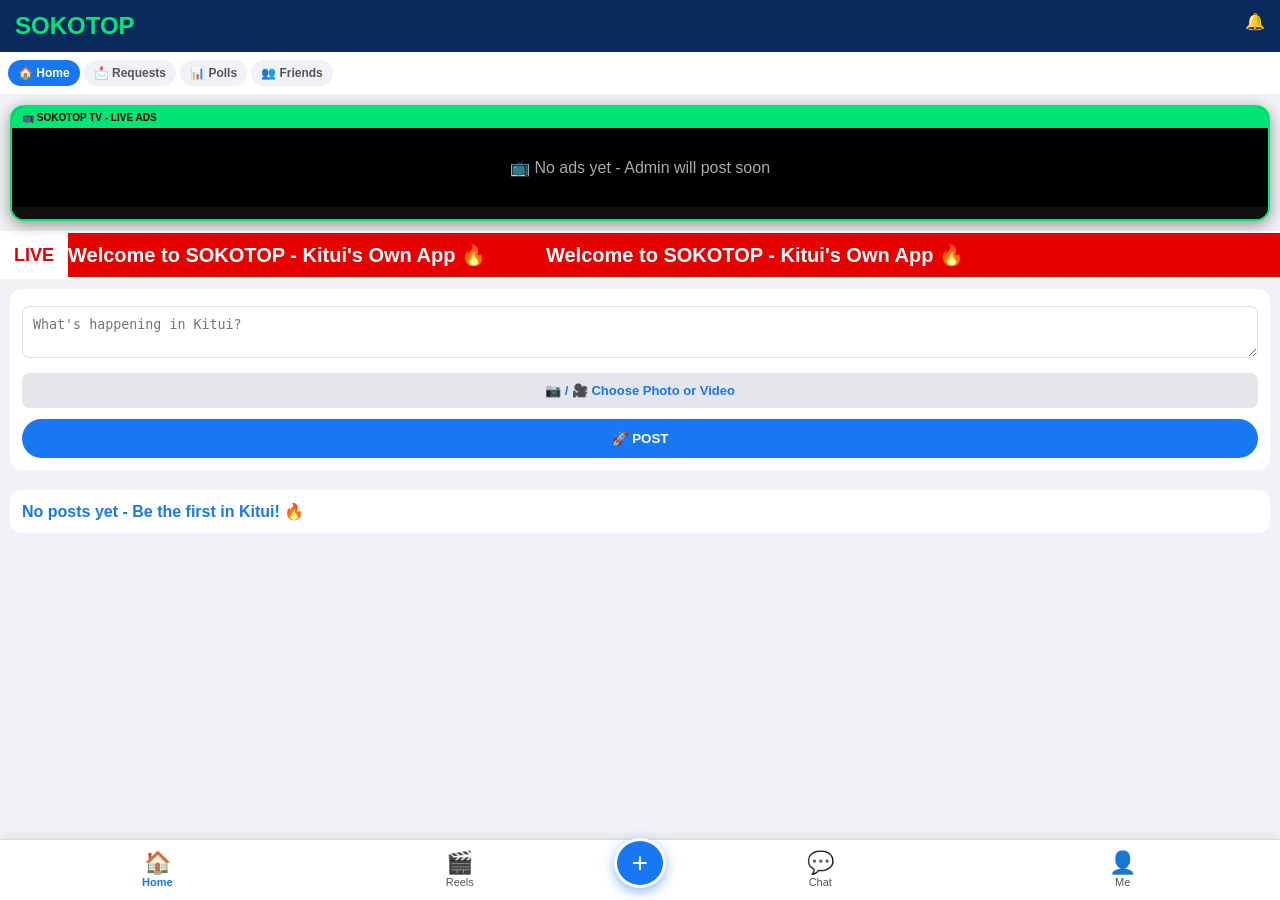
<file: index.html>
<!DOCTYPE html>
<html lang="en">
<head>
<meta charset="UTF-8">
<meta name="viewport" content="width=device-width, initial-scale=1.0, viewport-fit=cover">
<title>SOKOTOP</title>
<link rel="stylesheet" href="style.css">
</head>
<body>
<div id="mainApp">
<div class="header"><div class="logo">SOKOTOP</div><div>🔔 <span id="notifCount"></span></div></div>

<!-- TOP NAV -->
<div class="top-nav">
<div onclick="showSection('home',this)" class="active">🏠 Home</div>
<div onclick="showSection('requests',this)">📩 Requests</div>
<div onclick="showSection('polls',this)">📊 Polls</div>
<div onclick="showSection('friends',this)">👥 Friends</div>
</div>

<!-- TV -->
<div class="tv-container">
<div class="tv-label" id="tvLabel"><span>📺 SOKOTOP TV - LIVE ADS</span><span id="tvCount"></span></div>
<div id="tvScreen"><div class="waiting-msg">📺 No ads yet - Admin will post soon</div></div>
<div class="tv-dots" id="tvDots"></div>
</div>

<!-- LIVE INTERACTION - Only when Live is ON -->
<div id="liveInteract" class="live-box" style="display:none">
<div class="live-top"><button class="like-btn" onclick="likeLive()">❤️ Like <span id="likeCount">0</span></button><span class="watching">👁️ <span id="viewCount">1,245</span> Watching</span></div>
<div id="liveComments" class="live-comments"></div>
<div class="live-input-row"><input id="liveCommentInput" placeholder="Ask Mheshimiwa a question..."><button class="send-btn" onclick="sendLiveComment()">Send</button></div>
</div>

<!-- TICKER -->
<div class="ticker-bar"><div class="ticker-label">LIVE</div><div class="ticker-viewport"><div class="ticker-track" id="tickerTrack"><span>Welcome to SOKOTOP - Kitui's Own App 🔥</span><span>Welcome to SOKOTOP - Kitui's Own App 🔥</span></div></div></div>

<!-- HOME -->
<div id="sec-home" class="section active">
<div class="create-post">
<textarea id="postText" placeholder="What's happening in Kitui?"></textarea>
<label class="gallery-btn">📷 / 🎥 Choose Photo or Video<input type="file" id="postFile" accept="image/*,video/*"></label>
<div id="postPreview"></div>
<button class="btn-post" onclick="doPost()">🚀 POST</button>
</div>
<div id="feed"></div>
</div>

<!-- REQUESTS -->
<div id="sec-requests" class="section"><div class="pad"><h3>📩 Requests</h3><input id="reqText" placeholder="What do you need? e.g. I need a plumber in Kitui"><input id="reqPhone" placeholder="Your WhatsApp number e.g. 0712345678"><button class="btn-post" onclick="doRequest()">Send Request</button><div id="reqList"></div></div></div>

<!-- POLLS -->
<div id="sec-polls" class="section"><div class="pad"><h3>📊 Polls</h3><input id="pollQ" placeholder="Question e.g. Best team in Kitui?"><input id="pollO1" placeholder="Option 1"><input id="pollO2" placeholder="Option 2"><button class="btn-post" onclick="doPoll()">Create Poll</button><div id="pollList"></div></div></div>

<!-- FRIENDS -->
<div id="sec-friends" class="section"><div class="pad"><h3>👥 Friends</h3><input id="friendSearch" placeholder="Search friends..." oninput="renderFriends()"><div id="friendList"></div></div></div>

<!-- REELS -->
<div id="sec-reels" class="section"><div class="pad"><h3>🎬 Reels</h3><textarea id="reelText" placeholder="Reel caption..."></textarea><label class="gallery-btn">🎥 Choose Reel Video<input type="file" id="reelFile" accept="video/*,image/*"></label><div id="reelPreview"></div><button class="btn-post" onclick="doReel()">Post My Reel</button><div id="reelList"></div></div></div>

<!-- CHAT -->
<div id="sec-chat" class="section"><div class="pad"><h3>💬 Chat</h3><input id="chatTo" placeholder="Who to chat? Name"><div class="chat-box" id="chatBox"></div><div class="live-input-row"><input id="chatInput" placeholder="Type message..."><button class="send-btn" onclick="sendChat()">Send</button></div></div></div>

<!-- ME -->
<div id="sec-me" class="section">
<div class="profile-head"><div class="big-avatar" id="myAvatar">E</div><h2 id="myName">User</h2><p id="myUser">@user</p></div>
<div class="pad">
<label class="gallery-btn">📷 Change Profile Photo<input type="file" id="profilePicInput" accept="image/*"></label>
<div id="profilePicPreview"></div>
<input id="editName" placeholder="Your Name">
<button class="btn-post" onclick="saveProfile()">Save Profile</button>
<button class="btn-post" onclick="clearAllStorage()" style="background:#ff6b00;margin-top:10px">🧹 CLEAR STORAGE - If Upload Fails</button>
<button class="btn-post" onclick="logout()" style="background:#333;margin-top:10px">Logout</button>
<div id="myPosts"></div>
</div>
</div>

</div>

<!-- BOTTOM NAV -->
<div class="bottom-nav">
<div onclick="showSection('home',this)" class="active"><span class="nav-ico">🏠</span>Home</div>
<div onclick="showSection('reels',this)"><span class="nav-ico">🎬</span>Reels</div>
<div class="nav-center" onclick="showSection('home',this)"><div class="plus-btn">+</div></div>
<div onclick="showSection('chat',this)"><span class="nav-ico">💬</span>Chat</div>
<div onclick="showSection('me',this)"><span class="nav-ico">👤</span>Me</div>
</div>

<script>
// ===== USER =====
let currentUser = JSON.parse(localStorage.getItem('sokotop_user') || 'null');
if(!currentUser){ let n = prompt('Welcome to SOKOTOP! Your Name?') || 'User'; let u = '@' + n.toLowerCase().replace(/[^a-z0-9]/g,'') + Math.floor(Math.random()*99); currentUser = {name:n, user:u, pic:''}; localStorage.setItem('sokotop_user', JSON.stringify(currentUser)); }
function getPosts(){ try{ return JSON.parse(localStorage.getItem('sokotop_posts') || '[]'); }catch(e){ return []; } }
function savePosts(p){ try{ localStorage.setItem('sokotop_posts', JSON.stringify(p)); return true; }catch(e){ alert('❌ STORAGE FULL! Go to Me > CLEAR STORAGE, then try again.'); return false; } }
function getReels(){ try{ return JSON.parse(localStorage.getItem('sokotop_reels') || '[]'); }catch(e){ return []; } }
function getReqs(){ try{ return JSON.parse(localStorage.getItem('sokotop_reqs') || '[]'); }catch(e){ return []; } }
function getPolls(){ try{ return JSON.parse(localStorage.getItem('sokotop_polls') || '[]'); }catch(e){ return []; } }
function getChats(){ try{ return JSON.parse(localStorage.getItem('sokotop_chats') || '[]'); }catch(e){ return []; } }
function getFriends(){ return [{name:'Emanuel Kitili', user:'@emanuel', pic:''},{name:'Kitui Friend', user:'@kitui', pic:''}]; }
function clearAllStorage(){ if(!confirm('Clear ALL posts/reels to free space? Your account stays!')) return; localStorage.removeItem('sokotop_posts'); localStorage.removeItem('sokotop_reels'); localStorage.removeItem('sokotop_reqs'); localStorage.removeItem('sokotop_polls'); localStorage.removeItem('sokotop_chats'); alert('Cleared! Now try posting again!'); location.reload(); }
function logout(){ localStorage.removeItem('sokotop_user'); location.reload(); }

// ===== OLD WORKING FILE LOGIC - NO COMPRESS, NO LIMIT, NO CLONE =====
let reelData = ''; let newPicData = '';
document.getElementById('postFile').addEventListener('change', function(){
  let file = this.files[0]; if(!file) return;
  let rd = new FileReader();
  rd.onload = e => {
    document.getElementById('postPreview').innerHTML = file.type.startsWith('video') ? '<video src="'+e.target.result+'" controls></video>' : '<img src="'+e.target.result+'">';
    document.getElementById('postPreview').dataset.url = e.target.result;
    alert('✅ Photo/Video ready! Now tap POST');
  };
  rd.readAsDataURL(file);
});
document.getElementById('reelFile').addEventListener('change', function(){
  let f = this.files[0]; if(!f) return;
  let rd = new FileReader();
  rd.onload = e => {
    reelData = e.target.result;
    document.getElementById('reelPreview').innerHTML = f.type.startsWith('video') ? '<video src="'+reelData+'" controls style="width:100%;border-radius:10px"></video>' : '<img src="'+reelData+'" style="width:100%;border-radius:10px">';
    alert('✅ Reel ready! Now tap Post My Reel');
  };
  rd.readAsDataURL(f);
});
document.getElementById('profilePicInput').addEventListener('change', function(){
  let file = this.files[0]; if(!file) return;
  let rd = new FileReader();
  rd.onload = e => { newPicData = e.target.result; document.getElementById('profilePicPreview').innerHTML = '<img src="'+newPicData+'" style="width:80px;height:80px;border-radius:50%;object-fit:cover">'; alert('✅ Profile photo ready! Now tap Save Profile'); };
  rd.readAsDataURL(file);
});

// ===== NAV =====
function showSection(id, el){
  document.querySelectorAll('.section').forEach(s => s.classList.remove('active'));
  document.getElementById('sec-'+id).classList.add('active');
  document.querySelectorAll('.top-nav div').forEach(d => d.classList.remove('active'));
  document.querySelectorAll('.bottom-nav div').forEach(d => d.classList.remove('active'));
  if(el) el.classList.add('active');
  if(id==='home') renderFeed(); if(id==='friends') renderFriends(); if(id==='reels') renderReels(); if(id==='requests') renderReqs(); if(id==='polls') renderPolls(); if(id==='chat') renderChat(); if(id==='me') renderMe();
  window.scrollTo(0,0);
}

// ===== POSTS =====
function doPost(){
  let text = document.getElementById('postText').value.trim();
  let media = document.getElementById('postPreview').dataset.url || '';
  if(!text && !media){ alert('Add text or photo!'); return; }
  let posts = getPosts();
  posts.unshift({id:'p'+Date.now(), name:currentUser.name, user:currentUser.user, text:text, media:media, likes:[], comments:[], time:Date.now()});
  if(!savePosts(posts)) return;
  document.getElementById('postText').value=''; document.getElementById('postPreview').innerHTML=''; document.getElementById('postPreview').dataset.url=''; document.getElementById('postFile').value='';
  alert('Posted! ✅'); renderFeed();
}
function renderFeed(){
  let posts = getPosts(); let feed = document.getElementById('feed');
  if(!posts.length){ feed.innerHTML = '<div class="post-card">No posts yet - Be the first in Kitui! 🔥</div>'; return; }
  feed.innerHTML = posts.map(p => {
    let mediaHtml = '';
    if(p.media){ if(p.media.startsWith('data:video')) mediaHtml = '<video src="'+p.media+'" controls></video>'; else mediaHtml = '<img src="'+p.media+'">'; }
    return '<div class="post-card"><b>'+p.name+'</b> <span class="post-time">'+p.user+' • '+new Date(p.time).toLocaleString()+'</span><div class="post-text">'+(p.text||'')+'</div>'+mediaHtml+'<div class="post-actions"><button class="small-btn" onclick="likePost(\''+p.id+'\')">❤️ '+(p.likes?p.likes.length:0)+'</button><button class="small-btn gray" onclick="commentPost(\''+p.id+'\')">💬 '+(p.comments?p.comments.length:0)+'</button></div><div>'+(p.comments||[]).map(c=>'<div class="comment-row"><b>'+c.name+':</b> '+c.text+'</div>').join('')+'</div></div>';
  }).join('');
}
function likePost(id){ let posts = getPosts(); let p = posts.find(x=>x.id==id); if(!p) return; if(!p.likes) p.likes=[]; let i = p.likes.indexOf(currentUser.user); if(i>=0) p.likes.splice(i,1); else p.likes.push(currentUser.user); savePosts(posts); renderFeed(); }
function commentPost(id){ let t = prompt('Your comment:'); if(!t) return; let posts = getPosts(); let p = posts.find(x=>x.id==id); if(!p) return; if(!p.comments) p.comments=[]; p.comments.push({name:currentUser.name, text:t}); savePosts(posts); renderFeed(); }

// ===== REELS =====
function doReel(){
  let text = document.getElementById('reelText').value.trim();
  if(!reelData){ alert('Pick a video first!'); return; }
  let reels = getReels(); reels.unshift({id:'r'+Date.now(), name:currentUser.name, user:currentUser.user, text:text, media:reelData, likes:0, time:Date.now()});
  try{ localStorage.setItem('sokotop_reels', JSON.stringify(reels)); }catch(e){ alert('❌ STORAGE FULL! Clear in Me!'); return; }
  document.getElementById('reelText').value=''; document.getElementById('reelPreview').innerHTML=''; reelData=''; document.getElementById('reelFile').value=''; alert('Reel Posted! ✅'); renderReels();
}
function renderReels(){
  let reels = getReels(); let el = document.getElementById('reelList');
  if(!reels.length){ el.innerHTML = '<p class="muted-note">No reels yet!</p>'; return; }
  el.innerHTML = reels.map(r => '<div class="reel-card"><b>'+r.name+'</b> <span>'+r.user+'</span><p>'+(r.text||'')+'</p>'+(r.media.startsWith('data:video') ? '<video src="'+r.media+'" controls style="width:100%;border-radius:10px"></video>' : '<img src="'+r.media+'" style="width:100%;border-radius:10px">')+'</div>').join('');
}

// ===== REQUESTS / POLLS / FRIENDS / CHAT / PROFILE =====
function doRequest(){
  let t = document.getElementById('reqText').value.trim(); let ph = document.getElementById('reqPhone').value.trim();
  if(!t){ alert('Write what you need!'); return; }
  let arr = getReqs(); arr.unshift({name:currentUser.name, text:t, phone:ph, time:Date.now()}); localStorage.setItem('sokotop_reqs', JSON.stringify(arr));
  document.getElementById('reqText').value=''; alert('Request sent! ✅'); renderReqs();
}
function renderReqs(){ let arr = getReqs(); document.getElementById('reqList').innerHTML = arr.map(r => '<div class="req-card"><b>'+r.name+'</b><p>'+r.text+'</p><a href="https://wa.me/254'+r.phone.replace(/^0/,'')+'" target="_blank"><button class="small-btn green">WhatsApp</button></a></div>').join('') || '<p class="muted-note">No requests yet</p>'; }
function doPoll(){
  let q = document.getElementById('pollQ').value.trim(); let o1 = document.getElementById('pollO1').value.trim(); let o2 = document.getElementById('pollO2').value.trim();
  if(!q || !o1 || !o2){ alert('Fill all!'); return; }
  let arr = getPolls(); arr.unshift({id:'pl'+Date.now(), q:q, o1:o1, o2:o2, v1:0, v2:0}); localStorage.setItem('sokotop_polls', JSON.stringify(arr)); alert('Poll created! ✅'); renderPolls();
}
function renderPolls(){ let arr = getPolls(); document.getElementById('pollList').innerHTML = arr.map(p => '<div class="poll-card"><b>'+p.q+'</b><button class="poll-opt" onclick="votePoll(\''+p.id+'\',1)"><span>'+p.o1+' - '+p.v1+' votes</span></button><button class="poll-opt" onclick="votePoll(\''+p.id+'\',2)"><span>'+p.o2+' - '+p.v2+' votes</span></button></div>').join('') || '<p class="muted-note">No polls yet</p>'; }
function votePoll(id, n){ let arr = getPolls(); let p = arr.find(x=>x.id==id); if(n==1) p.v1++; else p.v2++; localStorage.setItem('sokotop_polls', JSON.stringify(arr)); renderPolls(); }
function renderFriends(){
  let q = (document.getElementById('friendSearch').value||'').toLowerCase();
  let list = getFriends().filter(f => f.name.toLowerCase().includes(q));
  document.getElementById('friendList').innerHTML = list.map(f => '<div class="friend-card"><div class="avatar">'+f.name[0]+'</div><div style="flex:1"><b>'+f.name+'</b><br><small>'+f.user+'</small></div><button class="small-btn" onclick="showSection(\'chat\',null);document.getElementById(\'chatTo\').value=\''+f.name+'\'">Chat</button></div>').join('');
}
function sendChat(){
  let to = document.getElementById('chatTo').value.trim(); let msg = document.getElementById('chatInput').value.trim();
  if(!msg){ alert('Type message!'); return; }
  let arr = getChats(); arr.push({to:to||'Everyone', from:currentUser.name, text:msg, time:Date.now()}); localStorage.setItem('sokotop_chats', JSON.stringify(arr)); document.getElementById('chatInput').value=''; renderChat();
}
function renderChat(){ let arr = getChats(); document.getElementById('chatBox').innerHTML = arr.map(c => '<div class="msg '+(c.from==currentUser.name?'me':'other')+'"><b>'+c.from+':</b> '+c.text+'</div>').join('') || '<p class="muted-note">No chats yet</p>'; }
function saveProfile(){
  let n = document.getElementById('editName').value.trim();
  if(n) currentUser.name = n;
  if(newPicData) currentUser.pic = newPicData;
  localStorage.setItem('sokotop_user', JSON.stringify(currentUser)); alert('Profile saved! ✅'); renderMe();
}
function renderMe(){
  document.getElementById('myName').textContent = currentUser.name; document.getElementById('myUser').textContent = currentUser.user; document.getElementById('editName').value = currentUser.name;
  document.getElementById('myAvatar').innerHTML = currentUser.pic ? '<img src="'+currentUser.pic+'">' : currentUser.name[0];
  let mine = getPosts().filter(p => p.user==currentUser.user);
  document.getElementById('myPosts').innerHTML = '<h3 style="margin-top:15px">My Posts ('+mine.length+')</h3>' + mine.map(p => '<div class="post-card"><div>'+(p.text||'')+'</div>'+(p.media ? (p.media.startsWith('data:video') ? '<video src="'+p.media+'" controls></video>' : '<img src="'+p.media+'">') : '')+'</div>').join('');
}

// ===== LIVE COMMENTS + LIKES =====
let liveLikes = parseInt(localStorage.getItem('sokotop_likes') || '0');
let liveComments = JSON.parse(localStorage.getItem('sokotop_live_comments') || '[]');
function likeLive(){ liveLikes++; localStorage.setItem('sokotop_likes', liveLikes); document.getElementById('likeCount').innerText = liveLikes; }
function sendLiveComment(){ let t = document.getElementById('liveCommentInput').value.trim(); if(!t) return; liveComments.push({name:currentUser.name, text:t}); localStorage.setItem('sokotop_live_comments', JSON.stringify(liveComments)); document.getElementById('liveCommentInput').value=''; showLiveComments(); }
function showLiveComments(){ document.getElementById('likeCount').innerText = liveLikes; document.getElementById('liveComments').innerHTML = liveComments.slice(-10).map(c=>'<div class="comment-item"><b>'+c.name+':</b> '+c.text+'</div>').join('') || '<div class="empty-text">No questions yet - Ask Mheshimiwa!</div>'; }

// ===== TICKER =====
function loadTicker(){ let t = localStorage.getItem('sokotop_ticker'); if(t){ document.getElementById('tickerTrack').innerHTML = '<span>'+t+'</span><span>'+t+'</span>'; } }

// ===== TV - LIVE FIRST, THEN ADS =====
let tvAds = []; let tvIdx = 0; let tvTimer = null;
function loadTV(){
  let live = null; try{ live = JSON.parse(localStorage.getItem('sokotop_live') || 'null'); }catch(e){}
  if(live && live.link){
    document.getElementById('tvLabel').innerHTML = '<span>🔴 LIVE NOW</span><span>LIVE</span>'; document.getElementById('tvLabel').classList.add('live');
    let url = live.link;
    if(url.includes('youtube.com/watch') || url.includes('youtu.be/')){ let vid = url.includes('v=') ? url.split('v=')[1].split('&')[0] : url.split('/').pop(); url = 'https://www.youtube.com/embed/' + vid + '?autoplay=1&mute=1'; }
    if(live.stealth){
      document.getElementById('tvScreen').innerHTML = '<div class="stealth-wrap"><iframe src="'+url+'" allow="autoplay; encrypted-media" allowfullscreen></iframe><div class="stealth-top"><b>SOKOTOP LIVE</b><span class="stealth-live">🔴 LIVE</span></div><div class="stealth-bottom"><span>SOKOTOP - Kitui Live</span></div><div class="stealth-logo">SOKOTOP</div></div>';
    } else {
      document.getElementById('tvScreen').innerHTML = '<iframe src="'+url+'" style="width:100%;height:300px;border:0" allowfullscreen allow="autoplay"></iframe>';
    }
    document.getElementById('liveInteract').style.display = 'block'; showLiveComments(); return;
  }
  document.getElementById('liveInteract').style.display = 'none';
  try{ tvAds = JSON.parse(localStorage.getItem('sokotop_ads_meta') || '[]'); }catch(e){ tvAds = []; }
  let now = Date.now(); tvAds = tvAds.filter(a => !a.expiresAt || a.expiresAt > now);
  if(!tvAds.length){ document.getElementById('tvScreen').innerHTML = '<div class="waiting-msg">📺 No ads yet - Admin will post soon</div>'; document.getElementById('tvDots').innerHTML=''; return; }
  document.getElementById('tvDots').innerHTML = tvAds.map((a,i) => '<span class="dot '+(i==0?'active':'')+'"></span>').join('');
  showTV(0); if(tvTimer) clearInterval(tvTimer); tvTimer = setInterval(()=>{ tvIdx = (tvIdx+1)%tvAds.length; showTV(tvIdx); }, 8000);
}
function showTV(i){
  let ad = tvAds[i]; if(!ad) return;
  let media = ad.media || ad.image || '';
  document.getElementById('tvScreen').innerHTML = (media.startsWith('data:video') ? '<video src="'+media+'" autoplay muted loop></video>' : '<img src="'+media+'">') + '<div class="tv-info"><h3>'+(ad.title||'Ad')+'</h3><div class="ad-meta">'+(ad.desc||'')+'</div><button onclick="window.open(\'https://wa.me/254'+(ad.phone||'').replace(/^0/,'')+'\')">WhatsApp Seller</button></div>';
  document.getElementById('tvCount').innerText = (i+1) + '/' + tvAds.length;
  document.querySelectorAll('.dot').forEach((d,di)=> d.classList.toggle('active', di==i));
}
renderFeed(); renderMe(); loadTicker(); loadTV();
</script>
</body>
</html>
</file>
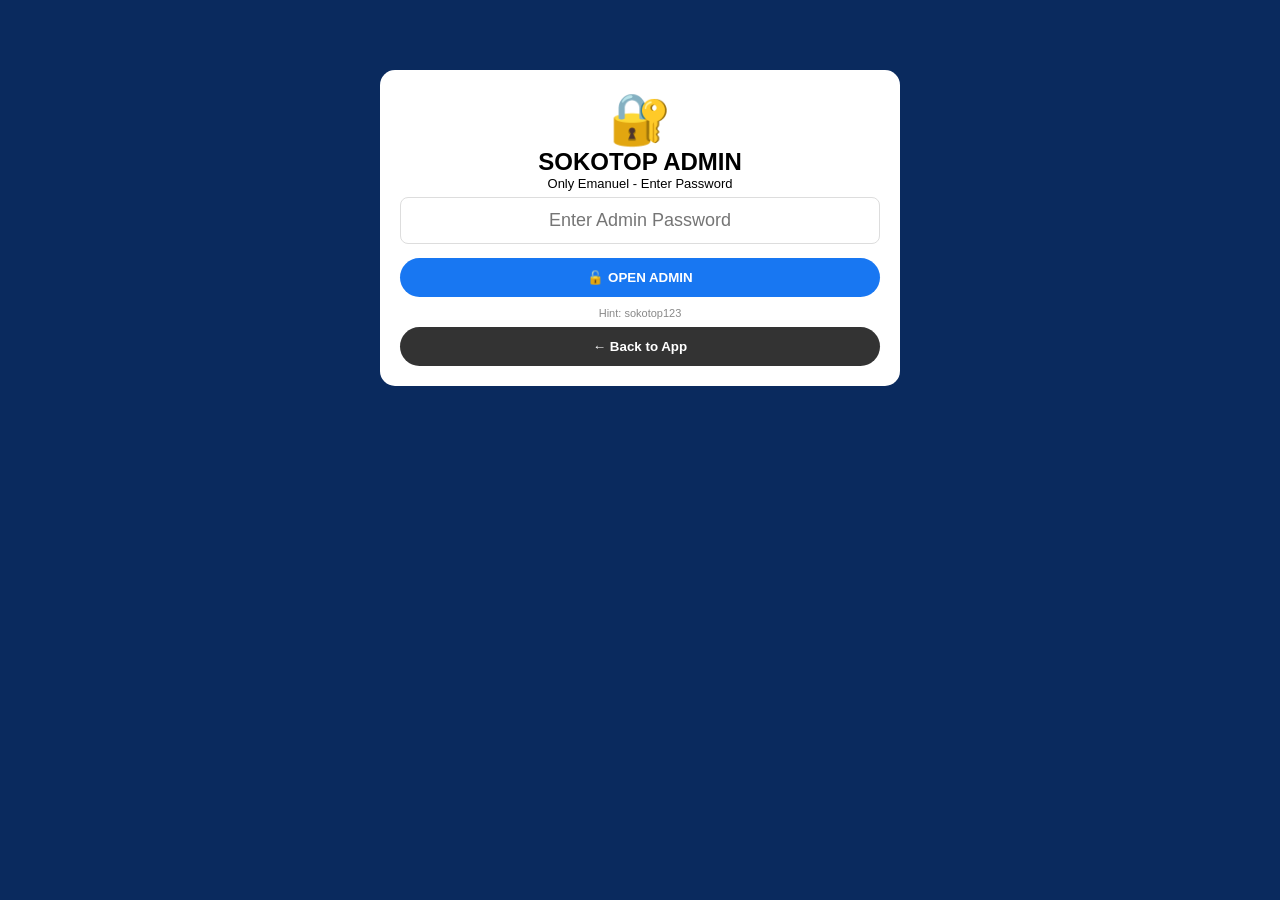
<file: Admin.html>
<!DOCTYPE html>
<html><head><meta charset="UTF-8"><meta name="viewport" content="width=device-width, initial-scale=1.0"><title>SOKOTOP ADMIN</title><link rel="stylesheet" href="style.css"></head>
<body class="admin-body">

<!-- ===== 1. PASSWORD PAGE - SHOWS FIRST ===== -->
<div id="loginPage" class="box" style="text-align:center;margin-top:60px">
<div style="font-size:50px">🔐</div>
<h2>SOKOTOP ADMIN</h2>
<p class="small-text">Only Emanuel - Enter Password</p>
<input type="password" id="adminPassInput" placeholder="Enter Admin Password" style="text-align:center;font-size:18px">
<button onclick="checkAdminPass()">🔓 OPEN ADMIN</button>
<p id="passError" style="color:red;font-size:13px;display:none;margin-top:10px">❌ Wrong Password! Try again</p>
<p class="hint">Hint: sokotop123</p>
<button onclick="location.href='index.html'" style="background:#333">← Back to App</button>
</div>

<!-- ===== 2. ADMIN PAGE - HIDDEN UNTIL PASSWORD CORRECT ===== -->
<div id="adminPage" class="box" style="display:none">
<h2>📺 SOKOTOP ADMIN</h2>
<p class="small-text">Welcome Emanuel! ✅ Manage TV, Ads & Live</p>
<button onclick="logoutAdmin()" style="background:#333">🔒 Lock Admin</button>

<!-- LIVE -->
<h3 class="sub-title">🔴 LIVE - Mheshimiwa / Event</h3>
<input id="liveLink" placeholder="Paste YouTube / Facebook Live Link">
<label style="font-size:13px"><input type="checkbox" id="stealthCheck" style="width:auto"> Stealth Mode - Hide YouTube logo</label>
<button onclick="goLive()" class="btn-live">🔴 GO LIVE NOW</button>
<button onclick="stopLive()" class="btn-dark">Stop Live</button>
<div id="liveStatus" class="small-text"></div>

<!-- TICKER -->
<h3 class="sub-title">📢 Ticker - Scrolling Text on TV</h3>
<input id="tickerText" placeholder="e.g. Fresh Mangoes in Kitui Town - Call 0712...">
<button onclick="saveTicker()">Save Ticker</button>

<!-- AD -->
<h3 class="sub-title">📸 Post Ad to TV</h3>
<input id="adTitle" placeholder="Ad Title e.g. Fresh Mangoes Kitui">
<textarea id="adDesc" placeholder="Description + Price"></textarea>
<input id="adPhone" placeholder="Seller WhatsApp e.g. 0712345678">
<div class="flex"><input id="adDuration" type="number" value="30" class="time-input"><select id="adUnit" class="unit-select"><option value="1000">Seconds</option><option value="60000" selected>Minutes</option><option value="3600000">Hours</option></select></div>
<p class="small-note">How long should ad stay on TV?</p>
<label class="gallery-btn">📷 / 🎥 Choose Ad Photo / Video<input type="file" id="adFile" accept="image/*,video/*"></label>
<div id="adPreview"></div>
<button onclick="saveAd()">🚀 POST AD TO TV</button>

<!-- QUESTIONS -->
<h3 class="sub-title">❓ Live Questions From People</h3>
<div id="adminQuestions" class="questions-box">No questions yet</div>
<button onclick="loadQuestions()" class="btn-dark">🔄 Refresh Questions</button>

<!-- ADS LIST -->
<h3 class="sub-title">📋 Live Ads Now on TV</h3>
<div id="adsList" class="ads-list"></div>

<button onclick="clearAdminStorage()" style="background:#ff6b00">🧹 CLEAR OLD ADS - Free Space</button>
<button onclick="location.href='index.html'" style="background:#333">Back to App</button>
</div>

<script>
// ===== PASSWORD PAGE LOGIC =====
let ADMIN_PASS = 'sokotop123';
function checkAdminPass(){
  let p = document.getElementById('adminPassInput').value.trim();
  if(p === ADMIN_PASS || p === '1234'){
    document.getElementById('loginPage').style.display = 'none';
    document.getElementById('adminPage').style.display = 'block';
    sessionStorage.setItem('sokotop_admin_ok','yes');
    renderAds(); loadQuestions();
    let oldLive = JSON.parse(localStorage.getItem('sokotop_live') || 'null');
    if(oldLive) document.getElementById('liveStatus').innerHTML = '🔴 LIVE is ON';
  } else {
    document.getElementById('passError').style.display = 'block';
    document.getElementById('adminPassInput').value = '';
    document.getElementById('adminPassInput').focus();
  }
}
// Enter key also works
document.getElementById('adminPassInput').addEventListener('keyup', function(e){ if(e.key === 'Enter') checkAdminPass(); });
function logoutAdmin(){
  sessionStorage.removeItem('sokotop_admin_ok');
  document.getElementById('adminPage').style.display = 'none';
  document.getElementById('loginPage').style.display = 'block';
}
// If already logged in this session, skip password page
if(sessionStorage.getItem('sokotop_admin_ok') === 'yes'){
  document.getElementById('loginPage').style.display = 'none';
  document.getElementById('adminPage').style.display = 'block';
}

// ===== AD FILE - OLD SIMPLE WAY - NO COMPRESS, NO LIMIT =====
let adMedia = '';
document.getElementById('adFile').addEventListener('change', function(){
  let file = this.files[0]; if(!file) return;
  let rd = new FileReader();
  rd.onload = e => {
    adMedia = e.target.result;
    document.getElementById('adPreview').innerHTML = file.type.startsWith('video') ? '<video src="'+adMedia+'" controls></video>' : '<img src="'+adMedia+'">';
    alert('✅ Photo/Video ready! Now tap POST AD TO TV');
  };
  rd.readAsDataURL(file);
});

// ===== SAVE AD - WITH SEC / MIN / HOUR =====
function saveAd(){
  let title = document.getElementById('adTitle').value.trim();
  let desc = document.getElementById('adDesc').value.trim();
  let phone = document.getElementById('adPhone').value.trim();
  let dur = parseInt(document.getElementById('adDuration').value) || 30;
  let unit = parseInt(document.getElementById('adUnit').value);
  if(!title || !adMedia){ alert('Add title + photo/video!'); return; }
  let ads = []; try{ ads = JSON.parse(localStorage.getItem('sokotop_ads_meta') || '[]'); }catch(e){ ads = []; }
  ads.unshift({title:title, desc:desc, phone:phone, media:adMedia, durationMs: dur*unit, created: Date.now(), expiresAt: Date.now() + dur*unit});
  try{ localStorage.setItem('sokotop_ads_meta', JSON.stringify(ads)); }catch(e){ alert('❌ Storage full! Tap CLEAR OLD ADS, then try again.'); return; }
  alert('Ad Posted to TV! ✅ For ' + dur + ' ' + (unit==1000?'Seconds':unit==60000?'Minutes':'Hours'));
  document.getElementById('adTitle').value=''; document.getElementById('adDesc').value=''; document.getElementById('adPreview').innerHTML=''; adMedia='';
  renderAds();
}
function renderAds(){
  let ads = []; try{ ads = JSON.parse(localStorage.getItem('sokotop_ads_meta') || '[]'); }catch(e){}
  let now = Date.now(); ads = ads.filter(a => !a.expiresAt || a.expiresAt > now); localStorage.setItem('sokotop_ads_meta', JSON.stringify(ads));
  document.getElementById('adsList').innerHTML = ads.length ? ads.map((a,i) => '<div style="background:#f0f2f5;padding:10px;border-radius:10px;margin:5px 0"><b>'+a.title+'</b> - ' + Math.round((a.expiresAt-now)/60000) + ' min left<br>' + (a.media.startsWith('data:video') ? '<video src="'+a.media+'" controls style="max-height:120px"></video>' : '<img src="'+a.media+'" style="max-height:120px">') + '<br><button onclick="deleteAd('+i+')" style="background:red">Delete Ad</button></div>').join('') : 'No ads on TV yet';
}
function deleteAd(i){ let ads = JSON.parse(localStorage.getItem('sokotop_ads_meta')||'[]'); ads.splice(i,1); localStorage.setItem('sokotop_ads_meta', JSON.stringify(ads)); renderAds(); }

// ===== LIVE - LINK ONLY, NO FILE =====
function goLive(){
  let link = document.getElementById('liveLink').value.trim();
  if(!link){ alert('Paste YouTube / Facebook Live Link first!'); return; }
  let stealth = document.getElementById('stealthCheck').checked;
  localStorage.setItem('sokotop_live', JSON.stringify({link:link, stealth:stealth, time:Date.now()}));
  document.getElementById('liveStatus').innerHTML = '🔴 YOU ARE LIVE NOW!';
  alert('You are LIVE! ✅ People can see you on TV now!');
}
function stopLive(){ localStorage.removeItem('sokotop_live'); document.getElementById('liveStatus').innerHTML = 'Live stopped'; alert('Live stopped'); }

// ===== TICKER =====
function saveTicker(){
  let t = document.getElementById('tickerText').value.trim(); if(!t) return alert('Write ticker text!');
  localStorage.setItem('sokotop_ticker', t); alert('Ticker saved! ✅');
}

// ===== QUESTIONS =====
function loadQuestions(){
  let comments = []; try{ comments = JSON.parse(localStorage.getItem('sokotop_live_comments') || '[]'); }catch(e){}
  let likes = localStorage.getItem('sokotop_likes') || '0';
  document.getElementById('adminQuestions').innerHTML = '<b>❤️ Likes: '+likes+'</b><br><br>' + (comments.length ? comments.map(c => '<p><b>'+c.name+':</b> '+c.text+'</p>').join('') : 'No questions yet');
}
function clearAdminStorage(){ if(!confirm('Clear ALL old ads to free space?')) return; localStorage.removeItem('sokotop_ads_meta'); alert('Cleared! Try again now!'); location.reload(); }
</script></body></html>
</file>
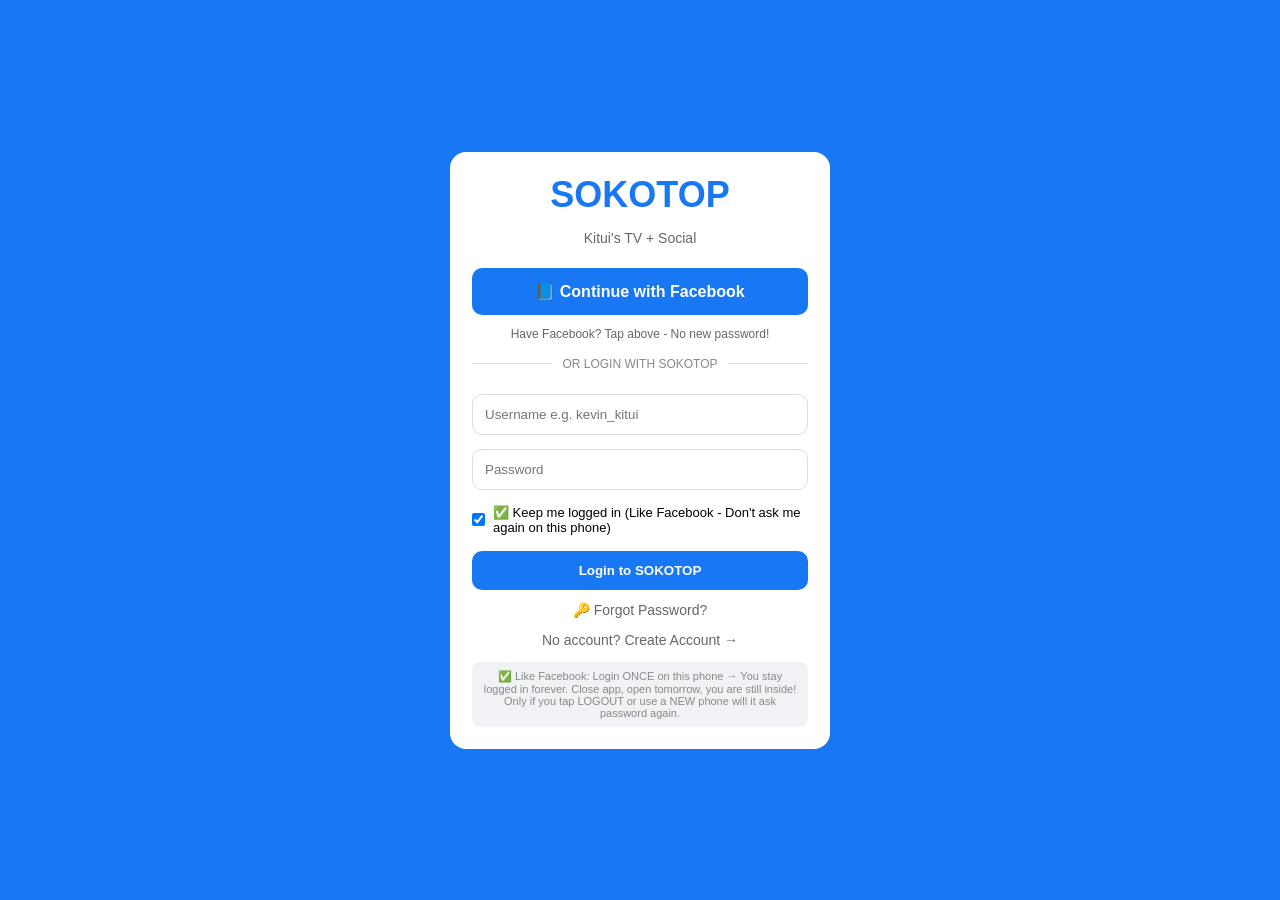
<file: login.html>
<!DOCTYPE html>
<html>
<head>
<meta charset="UTF-8">
<meta name="viewport" content="width=device-width, initial-scale=1.0">
<title>SOKOTOP - Login</title>
<style>
*{box-sizing:border-box}body{margin:0;background:#1877f2;font-family:Arial;display:flex;align-items:center;justify-content:center;min-height:100vh;padding:20px}
.box{background:#fff;width:100%;max-width:380px;border-radius:16px;padding:22px;text-align:center}
.box h1{font-size:36px;color:#1877f2;margin:0}
.box p{color:#666;font-size:14px}
.box input{width:100%;padding:12px;margin:7px 0;border:1px solid #ddd;border-radius:10px}
.box button{width:100%;padding:12px;background:#1877f2;color:#fff;border:0;border-radius:10px;font-weight:bold;margin-top:8px;cursor:pointer}
.fb-btn{background:#1877f2!important;font-size:16px;padding:14px!important}
.divider{display:flex;align-items:center;gap:10px;color:#888;font-size:12px;margin:16px 0}
.divider:before,.divider:after{content:"";flex:1;height:1px;background:#ddd}
.switch{font-size:13px;color:#1877f2;margin-top:12px;cursor:pointer}
.note{font-size:11px;color:#888;background:#f0f2f5;padding:8px;border-radius:8px;margin-top:10px}
.check-row{display:flex;align-items:center;gap:8px;font-size:13px;text-align:left;margin:8px 0}
.check-row input{width:auto;margin:0}
</style>
</head>
<body>
<div class="box" id="loginBox">
<h1>SOKOTOP</h1><p>Kitui's TV + Social</p>
<p id="welcomeBack" style="display:none;background:#e8f5e9;padding:10px;border-radius:10px;color:#2e7d32;font-weight:bold"></p>
<button class="fb-btn" onclick="loginWithFacebook()">📘 Continue with Facebook</button>
<p style="font-size:12px;color:#666">Have Facebook? Tap above - No new password!</p>
<div class="divider"><span>OR LOGIN WITH SOKOTOP</span></div>
<input type="text" id="loginName" placeholder="Username e.g. kevin_kitui">
<input type="password" id="loginPass" placeholder="Password">
<div class="check-row"><input type="checkbox" id="keepLogged" checked> <label for="keepLogged">✅ Keep me logged in (Like Facebook - Don't ask me again on this phone)</label></div>
<button onclick="doLogin()">Login to SOKOTOP</button>
<p class="switch" onclick="forgotPass()">🔑 Forgot Password?</p>
<p class="switch" onclick="showSignup()">No account? Create Account →</p>
<div class="note">✅ Like Facebook: Login ONCE on this phone → You stay logged in forever. Close app, open tomorrow, you are still inside! Only if you tap LOGOUT or use a NEW phone will it ask password again.</div>
</div>
<div class="box" id="signupBox" style="display:none">
<h1>Create Account</h1><p>Join Kitui's TV</p>
<input type="text" id="suName" placeholder="Full Name">
<input type="text" id="suUser" placeholder="Username">
<input type="text" id="suPhone" placeholder="Phone e.g. 0712345678">
<input type="password" id="suPass" placeholder="Create Password">
<div class="check-row"><input type="checkbox" checked disabled> <label>✅ Keep me logged in on this phone</label></div>
<button onclick="doSignup()">Create My Account</button>
<button onclick="loginWithFacebook()" style="background:#1877f2">📘 Or Use Facebook - Faster!</button>
<p class="switch" onclick="showLogin()">Already have account? Login →</p>
</div>
<div class="box" id="forgotBox" style="display:none">
<h1>Reset Password</h1><p>For SOKOTOP accounts only. Facebook users - Just login with Facebook again!</p>
<input type="text" id="fpUser" placeholder="Username">
<input type="text" id="fpPhone" placeholder="Phone">
<input type="password" id="fpNew" placeholder="New Password">
<button onclick="doReset()">Reset My Password</button>
<p class="switch" onclick="showLogin()">Back to Login →</p>
</div>
<script>
// ===== STAY LOGGED IN LIKE FACEBOOK =====
// If user already logged in on THIS phone, DON'T show login at all - Go straight to Home!
let savedSession = localStorage.getItem('sokotop_current');
if(savedSession){
  try{
    let u = JSON.parse(savedSession);
    if(u && u.user){
      // Show quick welcome then go in - Like Facebook opening
      document.addEventListener('DOMContentLoaded', ()=>{
        let w = document.getElementById('welcomeBack');
        if(w){ w.style.display='block'; w.innerText='Welcome back '+u.name+'! Opening SOKOTOP...'; }
      });
      setTimeout(()=>{ window.location.href='index.html'; }, 500);
    }
  }catch(e){}
}
window.fbAsyncInit = function(){ FB.init({ appId: 'YOUR_FACEBOOK_APP_ID', cookie: true, xfbml: true, version: 'v19.0' }); };
(function(d,s,id){ var js,fjs=d.getElementsByTagName(s)[0]; if(d.getElementById(id)) return; js=d.createElement(s); js.id=id; js.src="https://connect.facebook.net/en_US/sdk.js"; fjs.parentNode.insertBefore(js,fjs); }(document,'script','facebook-jssdk'));
function loginWithFacebook(){
  if(typeof FB !== 'undefined' && 'YOUR_FACEBOOK_APP_ID' !== 'YOUR_FACEBOOK_APP_ID'){
    FB.login(function(res){ if(res.authResponse){ fetchFBProfile(); } }, {scope:'public_profile,email'});
    return;
  }
  let savedFB = localStorage.getItem('sokotop_fb_user');
  if(savedFB){ let fbUser = JSON.parse(savedFB); enterWithFacebook(fbUser.name, fbUser.pic, fbUser.fbId); return; }
  let fbName = prompt('DEMO Facebook Login\nEnter your Facebook Name:');
  if(!fbName) return;
  let fbPic = prompt('Paste Facebook Photo link (optional):') || '';
  let fbId = 'fb_' + fbName.toLowerCase().replace(/[^a-z0-9]/g,'_');
  localStorage.setItem('sokotop_fb_user', JSON.stringify({name:fbName, pic:fbPic, fbId:fbId}));
  enterWithFacebook(fbName, fbPic, fbId);
}
function fetchFBProfile(){ FB.api('/me', {fields:'name,picture.type(large),email'}, function(res){ let pic = res.picture && res.picture.data ? res.picture.data.url : ''; localStorage.setItem('sokotop_fb_user', JSON.stringify({name:res.name, pic:pic, fbId:'fb_'+res.id})); enterWithFacebook(res.name, pic, 'fb_'+res.id); }); }
function enterWithFacebook(name, pic, fbId){
  let users = getUsers();
  let found = users.find(u=>u.user===fbId);
  if(!found){ found = {name:name, user:fbId, phone:'', pass:'FACEBOOK_LOGIN', pic:pic, friends:[], blocked:[], saved:[], loginType:'facebook', fbId:fbId, created:Date.now()}; users.push(found); localStorage.setItem('sokotop_users', JSON.stringify(users)); }
  else { found.name=name; if(pic) found.pic=pic; users = users.map(u=>u.user===fbId?found:u); localStorage.setItem('sokotop_users', JSON.stringify(users)); }
  // SAVE SESSION FOREVER - Like Facebook
  localStorage.setItem('sokotop_current', JSON.stringify(found));
  localStorage.setItem('sokotop_keep_logged', 'yes');
  window.location.href='index.html';
}
function showSignup(){document.getElementById('loginBox').style.display='none';document.getElementById('forgotBox').style.display='none';document.getElementById('signupBox').style.display='block';}
function showLogin(){document.getElementById('signupBox').style.display='none';document.getElementById('forgotBox').style.display='none';document.getElementById('loginBox').style.display='block';}
function forgotPass(){document.getElementById('loginBox').style.display='none';document.getElementById('signupBox').style.display='none';document.getElementById('forgotBox').style.display='block';}
function getUsers(){return JSON.parse(localStorage.getItem('sokotop_users')||'[]');}
function doSignup(){let name=document.getElementById('suName').value.trim();let user=document.getElementById('suUser').value.trim().toLowerCase();let phone=document.getElementById('suPhone').value.trim();let pass=document.getElementById('suPass').value;if(!name||!user||!pass){alert('Fill all');return;}let users=getUsers();if(users.find(u=>u.user===user)){alert('Username taken!');return;}let newUser={name:name,user:user,phone:phone,pass:pass,friends:[],blocked:[],saved:[],loginType:'sokotop',created:Date.now()};users.push(newUser);localStorage.setItem('sokotop_users',JSON.stringify(users));localStorage.setItem('sokotop_current',JSON.stringify(newUser));localStorage.setItem('sokotop_keep_logged','yes');window.location.href='index.html';}
function doLogin(){let name=document.getElementById('loginName').value.trim().toLowerCase();let pass=document.getElementById('loginPass').value;let keep=document.getElementById('keepLogged').checked;let users=getUsers();let found=users.find(u=>(u.user===name||u.name.toLowerCase()===name)&&u.pass===pass);if(!found){alert('Wrong name/password.');return;}// KEEP LOGGED IN - Save session, never delete unless Logout
localStorage.setItem('sokotop_current',JSON.stringify(found));if(keep){localStorage.setItem('sokotop_keep_logged','yes');}else{localStorage.setItem('sokotop_keep_logged','no');}window.location.href='index.html';}
function doReset(){let user=document.getElementById('fpUser').value.trim().toLowerCase();let phone=document.getElementById('fpPhone').value.trim();let np=document.getElementById('fpNew').value;if(!user||!phone||!np){alert('Fill all');return;}let users=getUsers();let idx=users.findIndex(u=>u.user===user && u.phone===phone);if(idx===-1){alert('No match!');return;}users[idx].pass=np;localStorage.setItem('sokotop_users',JSON.stringify(users));alert('Password reset! Login now.');showLogin();}
</script>
</body>
</html>
</file>
<file: style.css>
/* ========== SOKOTOP - ONE CSS FOR BOTH - EDITED ONLY 4 PLACES ========== */
*{margin:0;padding:0;box-sizing:border-box}
body{font-family:Arial;background:#f0f2f5;padding-bottom:110px}

/* --- USER HEADER --- */
.header{background:#0a2a5e;color:#fff;padding:12px 15px;display:flex;justify-content:space-between;position:sticky;top:0;z-index:100}
.logo{color:#00e676;font-weight:900;font-size:24px}

/* --- TOP NAV - Home / Requests / Polls / Friends --- */
/* FIX 1: Smaller pills + allow swipe + no wrap */
.top-nav{display:flex;gap:4px;overflow-x:auto;white-space:nowrap;background:#fff;padding:8px 8px;position:sticky;top:48px;z-index:99;border-bottom:1px solid #eee;scrollbar-width:none;-webkit-overflow-scrolling:touch;justify-content:flex-start}
.top-nav::-webkit-scrollbar{display:none}
.top-nav div{flex-shrink:0;padding:6px 10px;border-radius:20px;font-size:12px;font-weight:bold;color:#555;cursor:pointer;background:#f0f2f5}
.top-nav div.active{background:#1877f2;color:#fff}

/* --- BOTTOM NAV - Home / Reels / + / Chat / Me --- */
.bottom-nav{position:fixed;bottom:0;left:0;right:0;background:#fff;display:flex;align-items:flex-end;justify-content:space-around;padding:6px 6px calc(6px + env(safe-area-inset-bottom));border-top:1px solid #ddd;z-index:1000;box-shadow:0 -2px 10px rgba(0,0,0,0.08)}
.bottom-nav div{flex:1;text-align:center;font-size:11px;color:#555;cursor:pointer;display:flex;flex-direction:column;align-items:center;gap:2px;padding:6px 2px}
.bottom-nav div.active{color:#1877f2;font-weight:bold}
.bottom-nav div .nav-ico{font-size:22px;line-height:1}
.bottom-nav .nav-center{flex:0 0 58px;margin-top:-28px}
.bottom-nav .nav-center .plus-btn{width:52px;height:52px;border-radius:50%;background:#1877f2;color:#fff;font-size:28px;display:flex;align-items:center;justify-content:center;box-shadow:0 4px 12px rgba(24,119,242,0.5);border:3px solid #fff}

/* --- TV --- */
/* FIX 2: TV was STICKY and covered Post button! Now it scrolls away like normal */
.tv-container{background:#000;margin:10px;border-radius:14px;overflow:hidden;position:relative;z-index:1;box-shadow:0 4px 15px rgba(0,0,0,0.4);border:2px solid #00e676}
.tv-label{background:#00e676;color:#000;font-size:10px;font-weight:bold;padding:5px 10px;display:flex;justify-content:space-between}
.tv-label.live{background:red;color:#fff}
#tvScreen img,#tvScreen video{width:100%;max-height:300px;object-fit:cover;display:block}
.tv-info{padding:10px;color:#fff}
.tv-info h3{color:#00e676;font-size:15px}
.tv-info button{background:#25D366;color:#fff;border:none;padding:8px 15px;border-radius:20px;margin-top:6px;font-weight:bold;cursor:pointer}
.tv-dots{text-align:center;padding:6px;background:#111}
.dot{width:6px;height:6px;background:#555;border-radius:50%;display:inline-block;margin:2px}
.dot.active{background:#00e676;width:14px}
.waiting-msg{padding:30px;text-align:center;color:#aaa}
.ad-meta{font-size:12px;color:#ccc}
.live-link-box{padding:30px;text-align:center;color:#fff}
.live-link-box a{background:red;color:#fff;padding:10px 20px;border-radius:20px;text-decoration:none;display:inline-block;margin-top:10px}
.live-note{font-size:12px;color:#aaa;margin-top:10px}

/* --- TICKER --- */
.ticker-bar{background:#e60000;color:#fff;width:100%;overflow:hidden;white-space:nowrap;display:flex;align-items:stretch;height:48px;border-top:2px solid #fff;border-bottom:2px solid #fff}
.ticker-label{background:#fff;color:#e60000;padding:0 14px;font-size:18px;font-weight:900;flex-shrink:0;display:flex;align-items:center}
.ticker-viewport{flex:1;overflow:hidden;display:flex;align-items:center}
.ticker-track{display:flex;white-space:nowrap;animation:scroll 20s linear infinite;font-weight:900;font-size:20px}
.ticker-track span{padding-right:60px;white-space:nowrap}
@keyframes scroll{0%{transform:translateX(0)}100%{transform:translateX(-50%)}}

/* --- STEALTH LIVE --- */
.stealth-wrap{position:relative;width:100%;height:300px;overflow:hidden;background:#000}
.stealth-wrap iframe{position:absolute;top:0;left:0;width:100%;height:100%;border:0;pointer-events:none}
.stealth-top{position:absolute;top:0;left:0;right:0;height:48px;background:#000;display:flex;align-items:center;justify-content:space-between;padding:0 10px;z-index:10}
.stealth-top b{color:#fff;font-size:14px}
.stealth-live{background:red;color:#fff;padding:3px 8px;border-radius:4px;font-size:11px}
.stealth-bottom{position:absolute;bottom:0;left:0;right:0;height:45px;background:linear-gradient(transparent, rgba(0,0,0,0.95));display:flex;align-items:flex-end;padding:6px 10px;z-index:10;pointer-events:none}
.stealth-bottom span{color:#fff;font-size:12px;font-weight:bold}
.stealth-logo{position:absolute;bottom:8px;right:10px;background:#1877f2;color:#fff;padding:3px 8px;border-radius:4px;font-size:11px;font-weight:bold;z-index:11}

/* --- LIVE INTERACTION --- */
.live-box{background:#fff;margin:10px;padding:12px;border-radius:12px}
.live-top{display:flex;justify-content:space-between;align-items:center}
.like-btn{background:#ffebee;border:none;padding:8px 15px;border-radius:20px;font-weight:bold;cursor:pointer}
.watching{font-size:12px}
.live-comments{max-height:180px;overflow-y:auto;margin:10px 0}
.live-input-row{display:flex;gap:5px}
.live-input-row input{flex:1}
.send-btn{background:#1877f2;color:#fff;border:none;padding:10px 18px;border-radius:20px;font-weight:bold}
.comment-item{padding:6px 0;border-bottom:1px solid #f0f0f0;font-size:13px}
.empty-text{color:#888;font-size:12px}

/* --- USER POSTS --- */
.create-post,.post-card{background:#fff;margin:10px;padding:12px;border-radius:12px;position:relative;z-index:2}
.create-post{margin-bottom:20px}
textarea,input{width:100%;padding:10px;margin:5px 0;border:1px solid #ddd;border-radius:8px}
/* FIX 3: Checkbox in Admin was 100% wide - Fix it */
input[type="checkbox"]{width:auto;padding:0;margin:0 6px 0 0}
.gallery-btn{display:block;background:#e4e6eb;padding:10px;text-align:center;border-radius:8px;margin:6px 0;cursor:pointer;font-size:13px;font-weight:bold;position:relative;z-index:3}
.gallery-btn input[type="file"]{position:absolute;left:0;top:0;width:100%;height:100%;opacity:0;cursor:pointer}
.btn-post{background:#1877f2;color:#fff;border:none;padding:12px;width:100%;border-radius:20px;font-weight:bold;cursor:pointer;margin-top:5px}
#postPreview img,#postPreview video{width:100%;border-radius:10px;margin-top:8px;max-height:300px}
.post-card img,.post-card video{width:100%;border-radius:10px;margin-top:8px;max-height:400px}
.post-text{margin:8px 0}
.post-time{color:#888}
.active{color:#1877f2;font-weight:bold}

/* --- SECTIONS / CARDS --- */
.section{display:none}
.section.active{display:block}
.friend-card,.chat-card,.req-card,.poll-card,.reel-card{display:flex;align-items:center;gap:10px;background:#fff;padding:12px;border-radius:12px;margin:8px 0}
.req-card,.poll-card,.reel-card{align-items:flex-start;flex-direction:column}
.avatar{width:44px;height:44px;border-radius:50%;background:#1877f2;color:#fff;display:flex;align-items:center;justify-content:center;font-weight:900;font-size:18px;flex-shrink:0;overflow:hidden}
.avatar img{width:100%;height:100%;object-fit:cover}
.small-btn{background:#1877f2;color:#fff;border:0;padding:7px 12px;border-radius:20px;font-size:12px}
.small-btn.red{background:#e60000}
.small-btn.dark{background:#333}
.small-btn.gray{background:#eee;color:#333}
.small-btn.green{background:#25D366}
.small-btn.orange{background:#ff6b00}
.small-btn.purple{background:#8e44ad}
.profile-head{background:#1877f2;color:#fff;padding:20px;text-align:center;border-radius:0 0 20px 20px}
.profile-head .big-avatar{width:90px;height:90px;border-radius:50%;background:#fff;color:#1877f2;font-size:36px;display:flex;align-items:center;justify-content:center;margin:0 auto;overflow:hidden;border:3px solid #fff}
.profile-head .big-avatar img{width:100%;height:100%;object-fit:cover}
.chat-box{background:#fff;border-radius:12px;padding:10px;margin:8px 0;min-height:200px;max-height:300px;overflow-y:auto}
.msg{padding:8px 12px;border-radius:12px;margin:6px 0;max-width:80%;font-size:14px}
.msg.me{background:#1877f2;color:#fff;margin-left:auto}
.msg.other{background:#eee}
.edit-box{background:#f0f2f5;padding:12px;border-radius:12px;margin:10px 0}
.edit-box input,.edit-box select,.edit-box textarea{width:100%;padding:10px;margin:6px 0;border:1px solid #ddd;border-radius:8px;box-sizing:border-box}
.post-actions{display:flex;gap:6px;margin-top:8px;flex-wrap:wrap}
.comment-row{background:#f0f2f5;padding:8px 10px;border-radius:10px;margin:5px 0;font-size:13px}
.cat-pill{background:#1877f2;color:#fff;padding:3px 10px;border-radius:20px;font-size:11px;font-weight:bold}
.poll-opt{width:100%;text-align:left;padding:12px;border:1px solid #ddd;border-radius:10px;margin:5px 0;background:#fff;position:relative;overflow:hidden;cursor:pointer}
.poll-opt .bar{position:absolute;left:0;top:0;bottom:0;background:#dbeafe;z-index:0}
.poll-opt span{position:relative;z-index:1;font-weight:bold}
.pad{padding:12px}
.muted-note{font-size:13px;color:#666}
.tv-controls{display:flex;gap:8px;justify-content:center;padding:10px;background:#111;flex-wrap:wrap}
.tv-controls button{border:0;padding:10px 14px;border-radius:20px;font-weight:bold;font-size:14px;cursor:pointer}
.btn-white{background:#fff;color:#000}
.btn-blue{background:#1877f2;color:#fff}
.btn-dark{background:#333;color:#fff}
.btn-red{background:#e60000;color:#fff}

/* --- ADMIN --- */
body.admin-body{background:#0a2a5e;padding:10px;padding-bottom:30px}
.box{max-width:520px;margin:20px auto;background:#fff;padding:20px;border-radius:15px}
.box input,.box select,.box textarea{width:100%;padding:12px;margin:6px 0;border:1px solid #ddd;border-radius:8px}
.box input[type="checkbox"]{width:auto}
.box button{background:#1877f2;color:#fff;border:none;padding:12px;width:100%;border-radius:20px;font-weight:bold;margin-top:8px;cursor:pointer}
.box .gallery-btn{display:block;background:#e4e6eb;padding:12px;text-align:center;border-radius:8px;margin:6px 0;cursor:pointer;font-weight:bold}
.box img,.box video{width:100%;border-radius:10px;margin-top:8px;max-height:300px}
.flex{display:flex;gap:5px}
.hint{font-size:11px;color:#888;margin-top:10px}
.section-title{margin-top:10px}
.label-bold{font-size:13px;font-weight:bold}
.time-input{flex:2}
.unit-select{flex:1}
.small-note{font-size:11px;color:#888}
.sub-title{margin-top:15px;font-size:14px}
.ads-list{font-size:13px}
.btn-danger{background:red}
.btn-live{background:red}
.btn-dark{background:#333}
.btn-green{background:#00c853}
.small-text{font-size:13px}
.questions-box{background:#f0f2f5;padding:10px;border-radius:10px;font-size:13px;min-height:60px}
.back-link{color:#0a2a5e}

/* --- FIXES FROM SCREENSHOT --- */
#mainApp{padding-bottom:100px}
</file>
